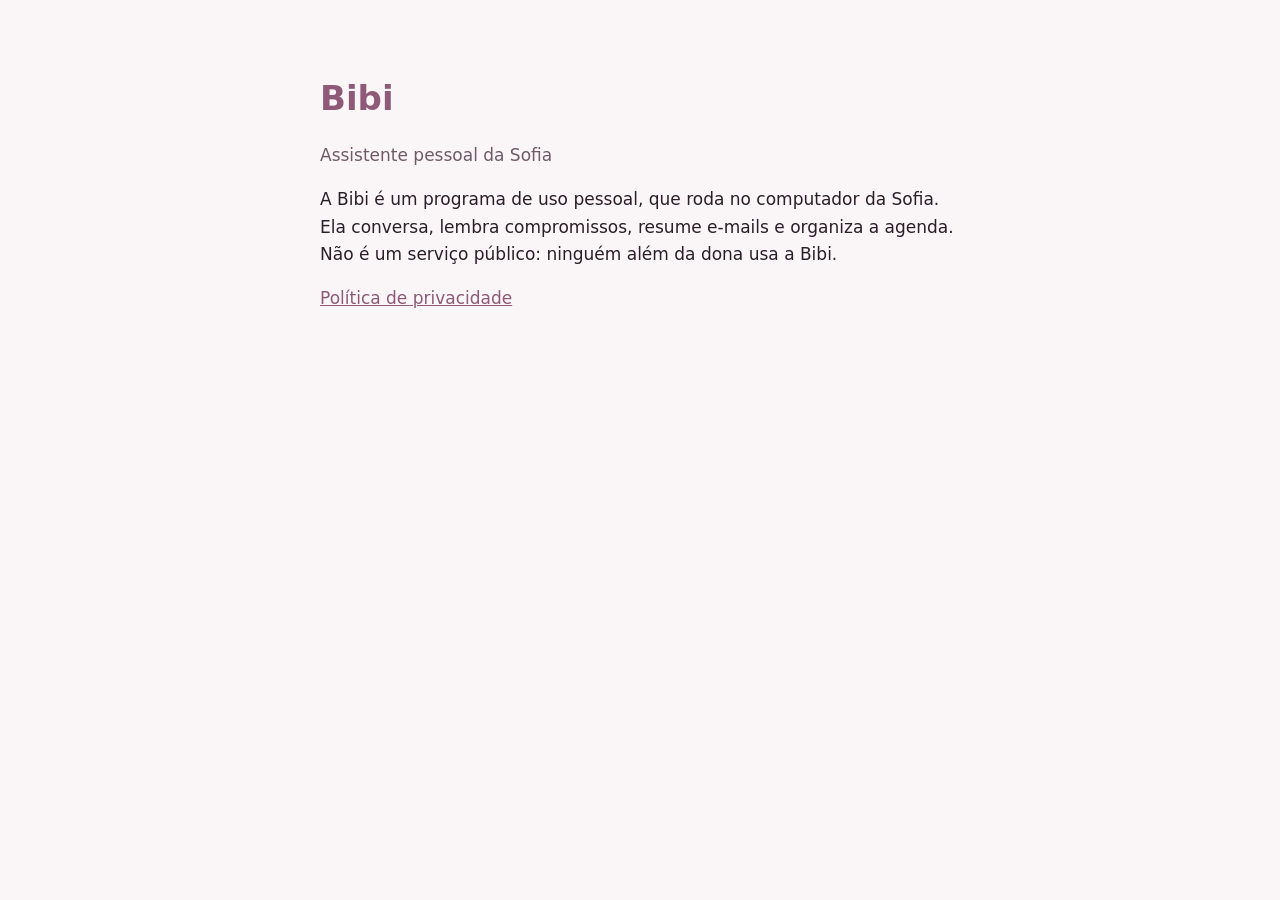
<file: index.html>
<!doctype html>
<html lang="pt-BR">
<head>
<meta charset="utf-8">
<meta name="viewport" content="width=device-width, initial-scale=1">
<title>Bibi</title>
<link rel="stylesheet" href="estilo.css">
</head>
<body><main>
<h1>Bibi</h1>
<p class="suave">Assistente pessoal da Sofia</p>
<p>A Bibi é um programa de uso pessoal, que roda no computador da Sofia. Ela conversa, lembra
compromissos, resume e-mails e organiza a agenda. Não é um serviço público: ninguém além da dona
usa a Bibi.</p>
<p><a href="privacidade.html">Política de privacidade</a></p>
</main></body>
</html>
</file>
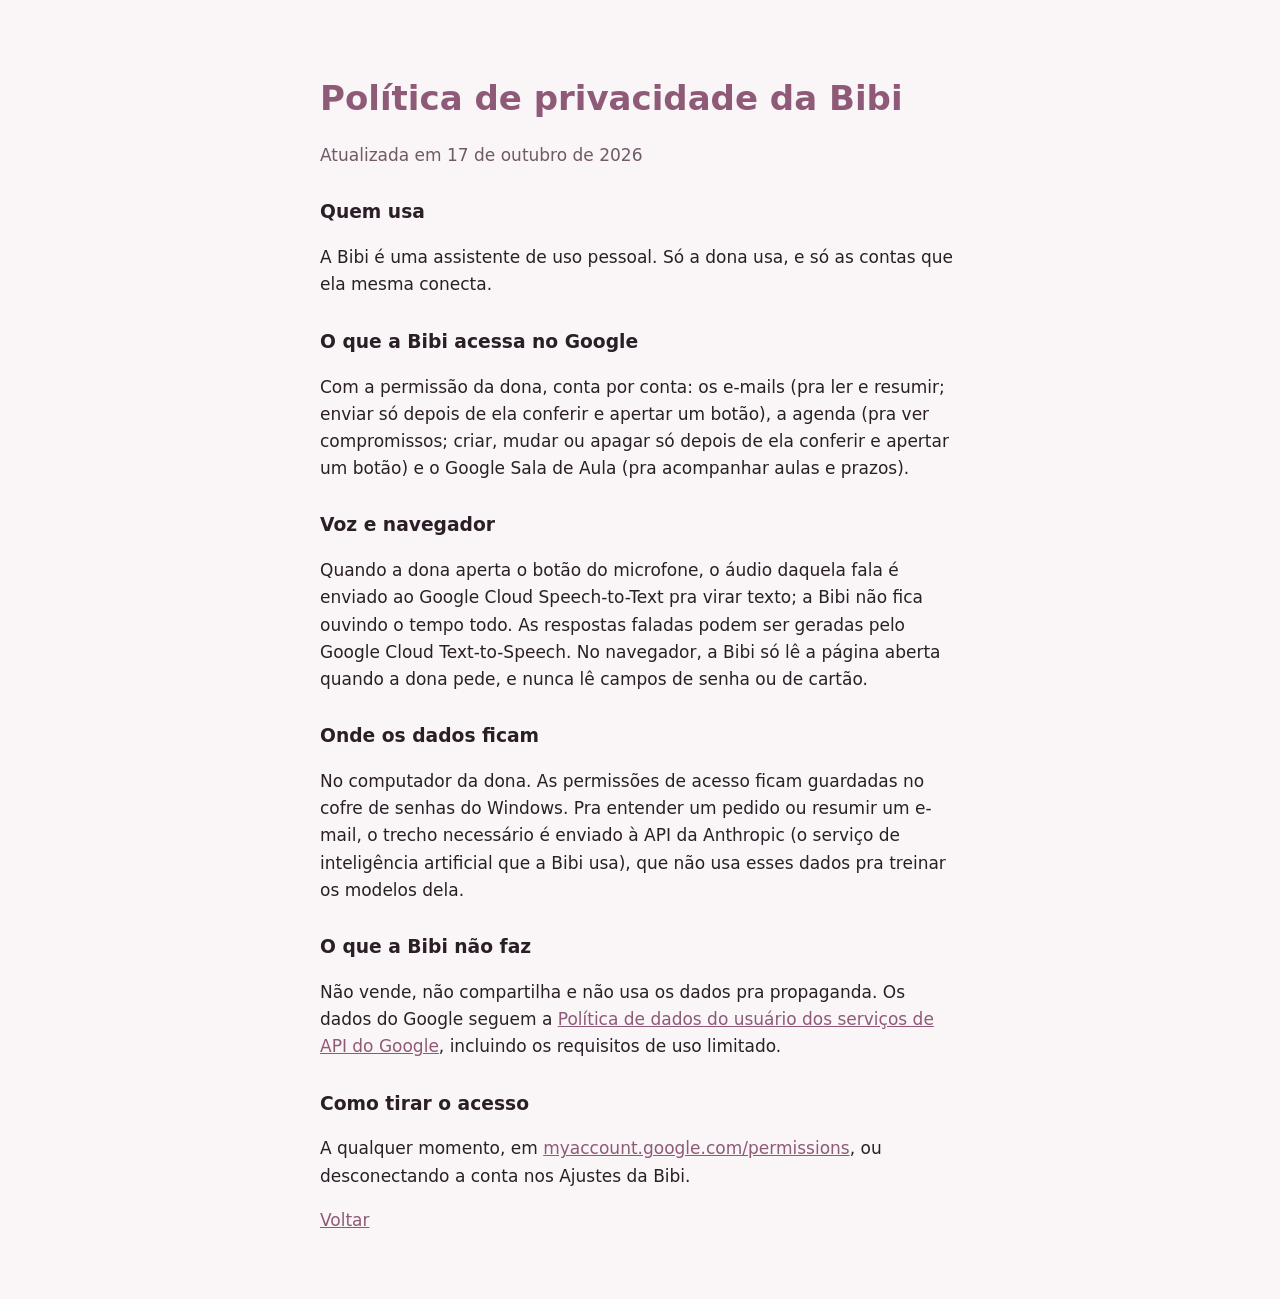
<file: privacidade.html>
<!doctype html>
<html lang="pt-BR">
<head>
<meta charset="utf-8">
<meta name="viewport" content="width=device-width, initial-scale=1">
<title>Bibi: privacidade</title>
<link rel="stylesheet" href="estilo.css">
</head>
<body><main>
<h1>Política de privacidade da Bibi</h1>
<p class="suave">Atualizada em 17 de outubro de 2026</p>

<h2>Quem usa</h2>
<p>A Bibi é uma assistente de uso pessoal. Só a dona usa, e só as contas que ela mesma conecta.</p>

<h2>O que a Bibi acessa no Google</h2>
<p>Com a permissão da dona, conta por conta: os e-mails (pra ler e resumir; enviar só depois de ela
conferir e apertar um botão), a agenda (pra ver compromissos; criar, mudar ou apagar só depois de
ela conferir e apertar um botão) e o Google Sala de Aula (pra acompanhar aulas e prazos).</p>

<h2>Voz e navegador</h2>
<p>Quando a dona aperta o botão do microfone, o áudio daquela fala é enviado ao Google Cloud
Speech-to-Text pra virar texto; a Bibi não fica ouvindo o tempo todo. As respostas faladas podem
ser geradas pelo Google Cloud Text-to-Speech. No navegador, a Bibi só lê a página aberta quando a
dona pede, e nunca lê campos de senha ou de cartão.</p>

<h2>Onde os dados ficam</h2>
<p>No computador da dona. As permissões de acesso ficam guardadas no cofre de senhas do Windows.
Pra entender um pedido ou resumir um e-mail, o trecho necessário é enviado à API da Anthropic
(o serviço de inteligência artificial que a Bibi usa), que não usa esses dados pra treinar
os modelos dela.</p>

<h2>O que a Bibi não faz</h2>
<p>Não vende, não compartilha e não usa os dados pra propaganda. Os dados do Google seguem a
<a href="https://developers.google.com/terms/api-services-user-data-policy">Política de dados do
usuário dos serviços de API do Google</a>, incluindo os requisitos de uso limitado.</p>

<h2>Como tirar o acesso</h2>
<p>A qualquer momento, em <a href="https://myaccount.google.com/permissions">myaccount.google.com/permissions</a>,
ou desconectando a conta nos Ajustes da Bibi.</p>

<p><a href="index.html">Voltar</a></p>
</main></body>
</html>
</file>
<file: estilo.css>
:root{--fundo:#faf6f8;--texto:#2a1f26;--suave:#6f5a66;--malva:#8e5a77}
@media (prefers-color-scheme:dark){:root{--fundo:#120e12;--texto:#f4ecf0;--suave:#b7a3ae;--malva:#e2b0c9}}
body{margin:0;background:var(--fundo);color:var(--texto);font:17px/1.6 system-ui,sans-serif}
main{max-width:640px;margin:0 auto;padding:48px 16px}
h1{color:var(--malva);margin-bottom:4px}h2{font-size:1.1em;margin-top:28px}
p.suave,small{color:var(--suave)}a{color:var(--malva)}
</file>
